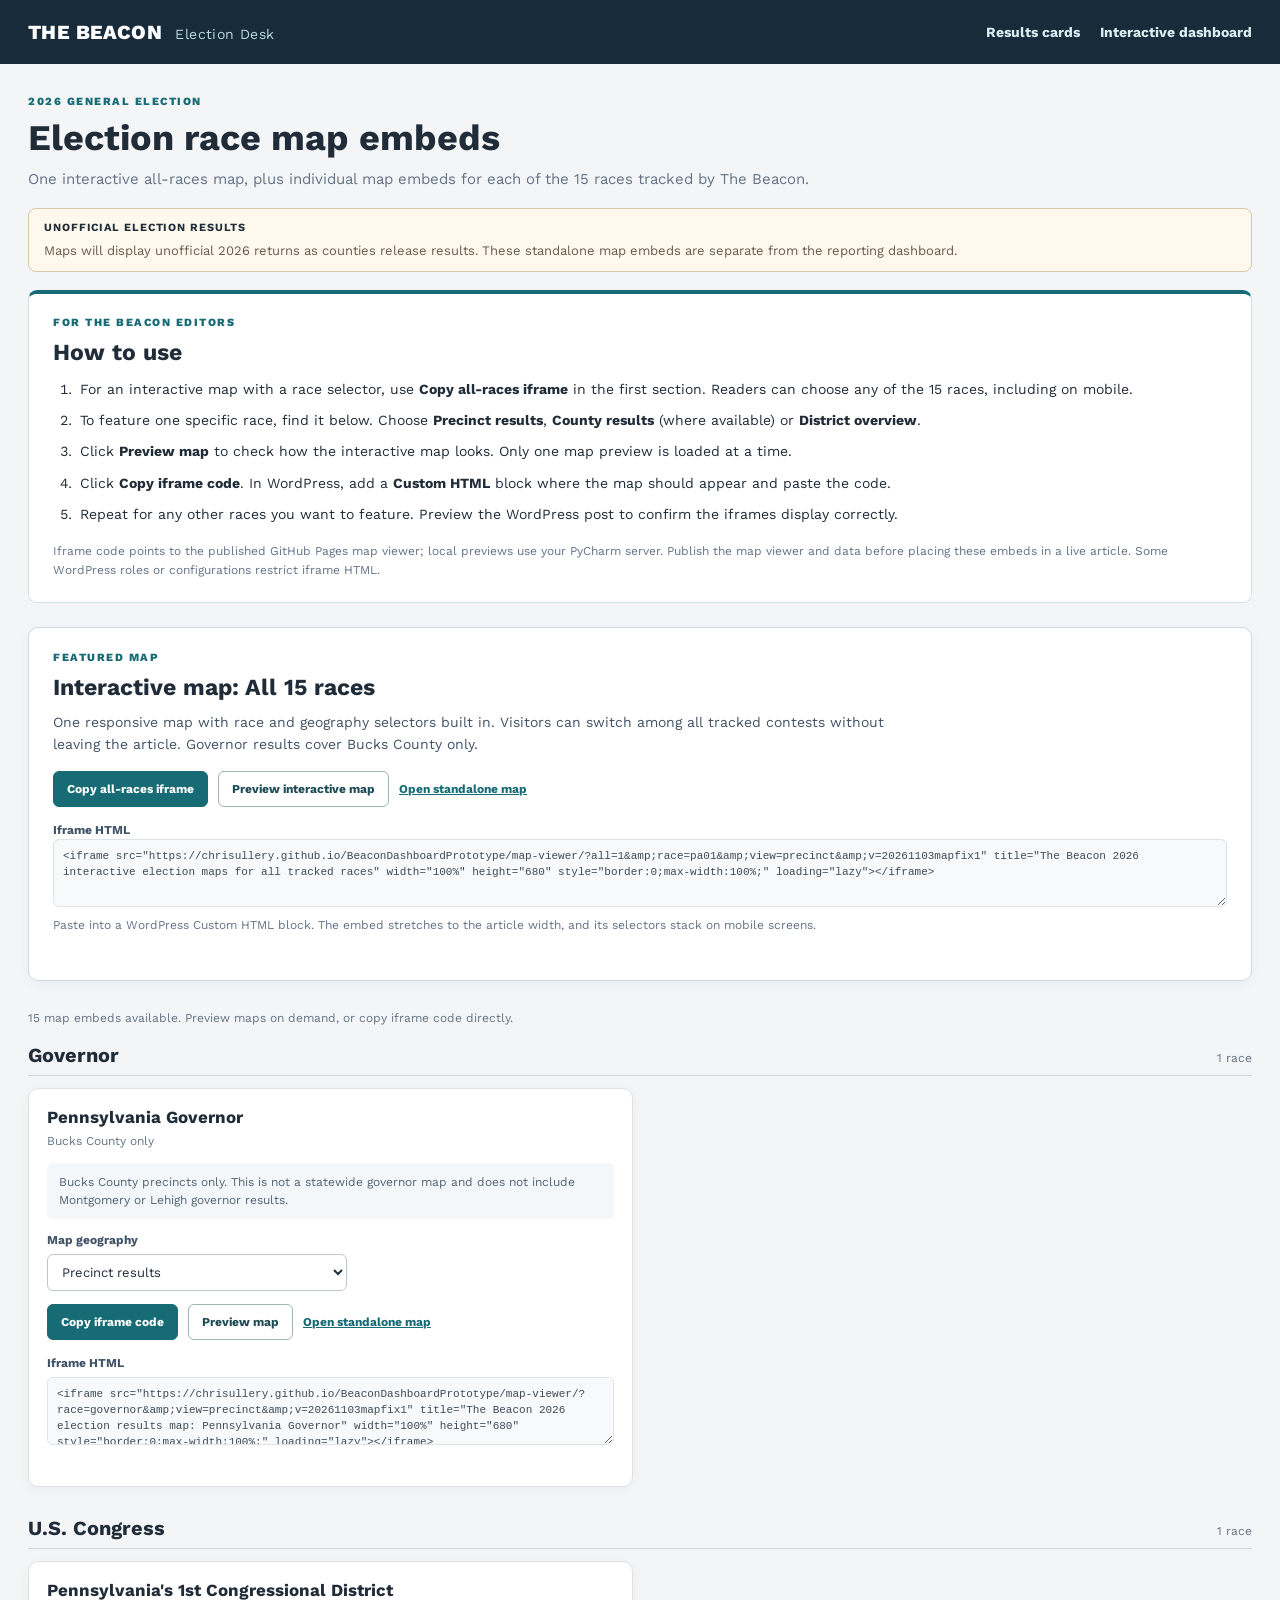
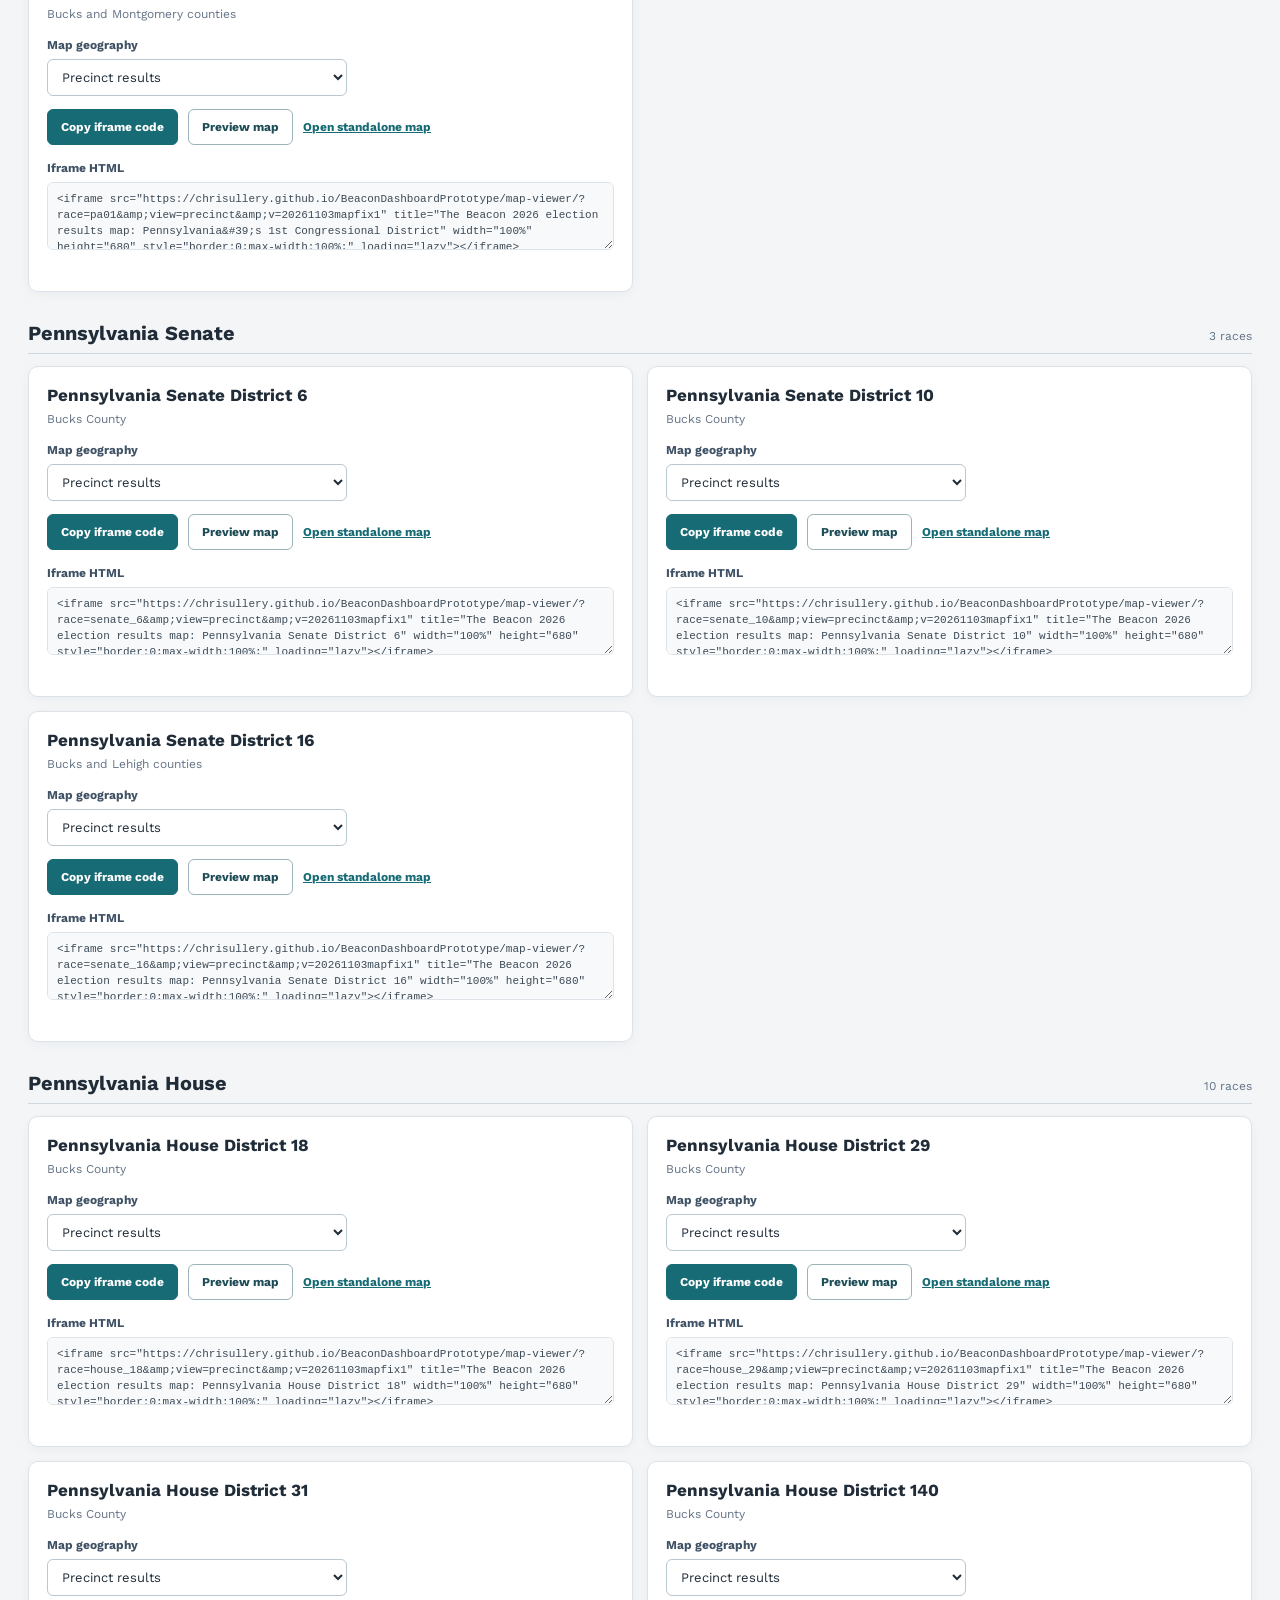
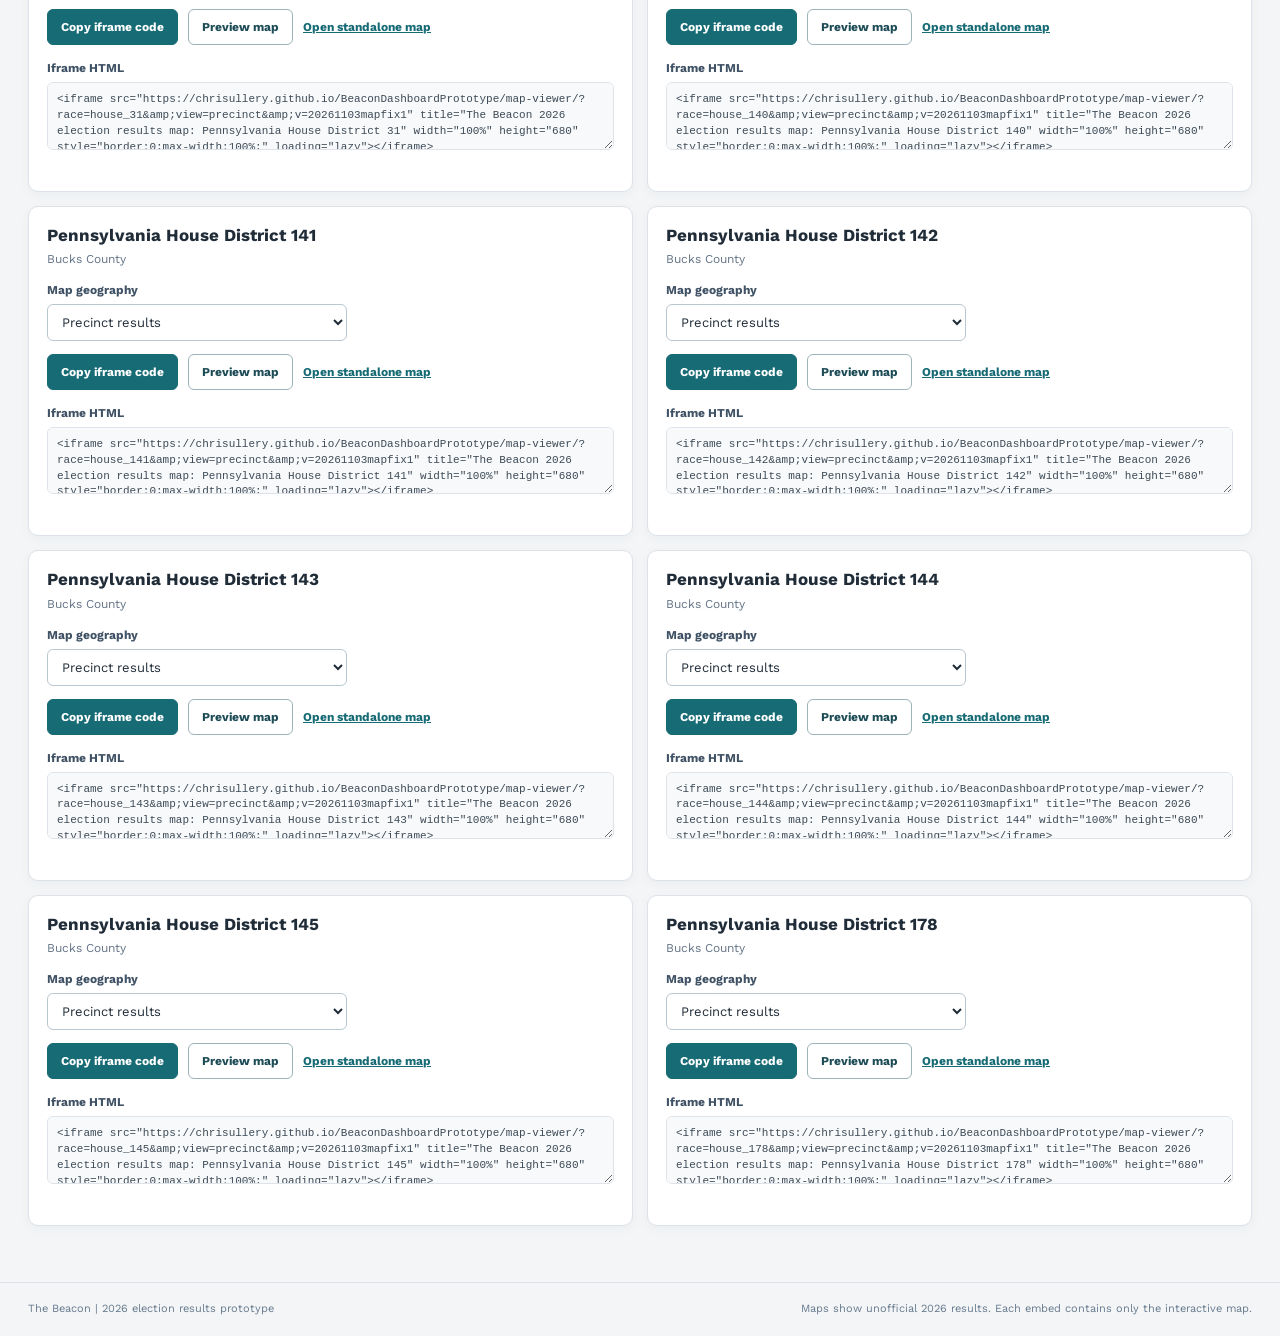
<file: docs/map-embeds/index.html>
<!DOCTYPE html>
<html lang="en">
<head>
    <meta charset="UTF-8">
    <meta name="viewport" content="width=device-width, initial-scale=1.0">
    <title>Election Race Map Embeds | The Beacon</title>
    <link rel="stylesheet" href="../assets/css/map-embeds.css">
    <script src="../assets/js/map-embeds.js?v=20261103mapfix1" defer></script>
</head>
<body>
    <header class="site-header">
        <div class="site-header__inner">
            <div class="brand">THE BEACON <span>Election Desk</span></div>
            <nav class="site-nav" aria-label="Election tools">
                <a href="../results-cards/">Results cards</a>
                <a href="../index.html">Interactive dashboard</a>
            </nav>
        </div>
    </header>

    <main class="page-shell">
        <div class="page-heading">
            <p class="eyebrow">2026 GENERAL ELECTION</p>
            <h1>Election race map embeds</h1>
            <p class="page-description">One interactive all-races map, plus individual map embeds for each of the 15 races tracked by The Beacon.</p>
        </div>

        <div class="simulation-notice" role="note">
            <strong>UNOFFICIAL ELECTION RESULTS</strong>
            <span>Maps will display unofficial 2026 returns as counties release results. These standalone map embeds are separate from the reporting dashboard.</span>
        </div>

        <section class="how-to-use" aria-labelledby="how-to-title">
            <p class="eyebrow">FOR THE BEACON EDITORS</p>
            <h2 id="how-to-title">How to use</h2>
            <ol>
                <li>For an interactive map with a race selector, use <strong>Copy all-races iframe</strong> in the first section. Readers can choose any of the 15 races, including on mobile.</li>
                <li>To feature one specific race, find it below. Choose <strong>Precinct results</strong>, <strong>County results</strong> (where available) or <strong>District overview</strong>.</li>
                <li>Click <strong>Preview map</strong> to check how the interactive map looks. Only one map preview is loaded at a time.</li>
                <li>Click <strong>Copy iframe code</strong>. In WordPress, add a <strong>Custom HTML</strong> block where the map should appear and paste the code.</li>
                <li>Repeat for any other races you want to feature. Preview the WordPress post to confirm the iframes display correctly.</li>
            </ol>
            <p class="how-to-use__note">Iframe code points to the published GitHub Pages map viewer; local previews use your PyCharm server. Publish the map viewer and data before placing these embeds in a live article. Some WordPress roles or configurations restrict iframe HTML.</p>
        </section>

        <section class="master-embed" id="master-map-embed" aria-labelledby="master-map-heading">
            <p class="eyebrow">FEATURED MAP</p>
            <h2 id="master-map-heading">Interactive map: All 15 races</h2>
            <p class="master-embed__description">One responsive map with race and geography selectors built in. Visitors can switch among all tracked contests without leaving the article. Governor results cover Bucks County only.</p>
            <div class="race-entry__buttons">
                <button class="action-button action-button--primary" id="master-copy" type="button">Copy all-races iframe</button>
                <button class="action-button" id="master-preview-button" type="button" aria-expanded="false">Preview interactive map</button>
                <a class="race-entry__open" id="master-open" href="#" target="_blank" rel="noopener noreferrer">Open standalone map</a>
            </div>
            <label class="race-entry__code-label" for="master-code">Iframe HTML</label>
            <textarea class="race-entry__code" id="master-code" rows="3" readonly spellcheck="false" aria-label="Iframe HTML for all-races map"></textarea>
            <p class="master-embed__help">Paste into a WordPress Custom HTML block. The embed stretches to the article width, and its selectors stack on mobile screens.</p>
            <span id="master-feedback" class="race-entry__feedback" role="status" aria-live="polite"></span>
            <div id="master-preview" class="race-entry__preview" hidden></div>
        </section>

        <p class="page-status" id="page-status" role="status" aria-live="polite">Loading race maps...</p>
        <div id="map-race-sections" class="race-sections" aria-label="Individual race map embeds"></div>
    </main>

    <footer class="site-footer">
        <span>The Beacon | 2026 election results prototype</span>
        <span>Maps show unofficial 2026 results. Each embed contains only the interactive map.</span>
    </footer>
</body>
</html>
</file>
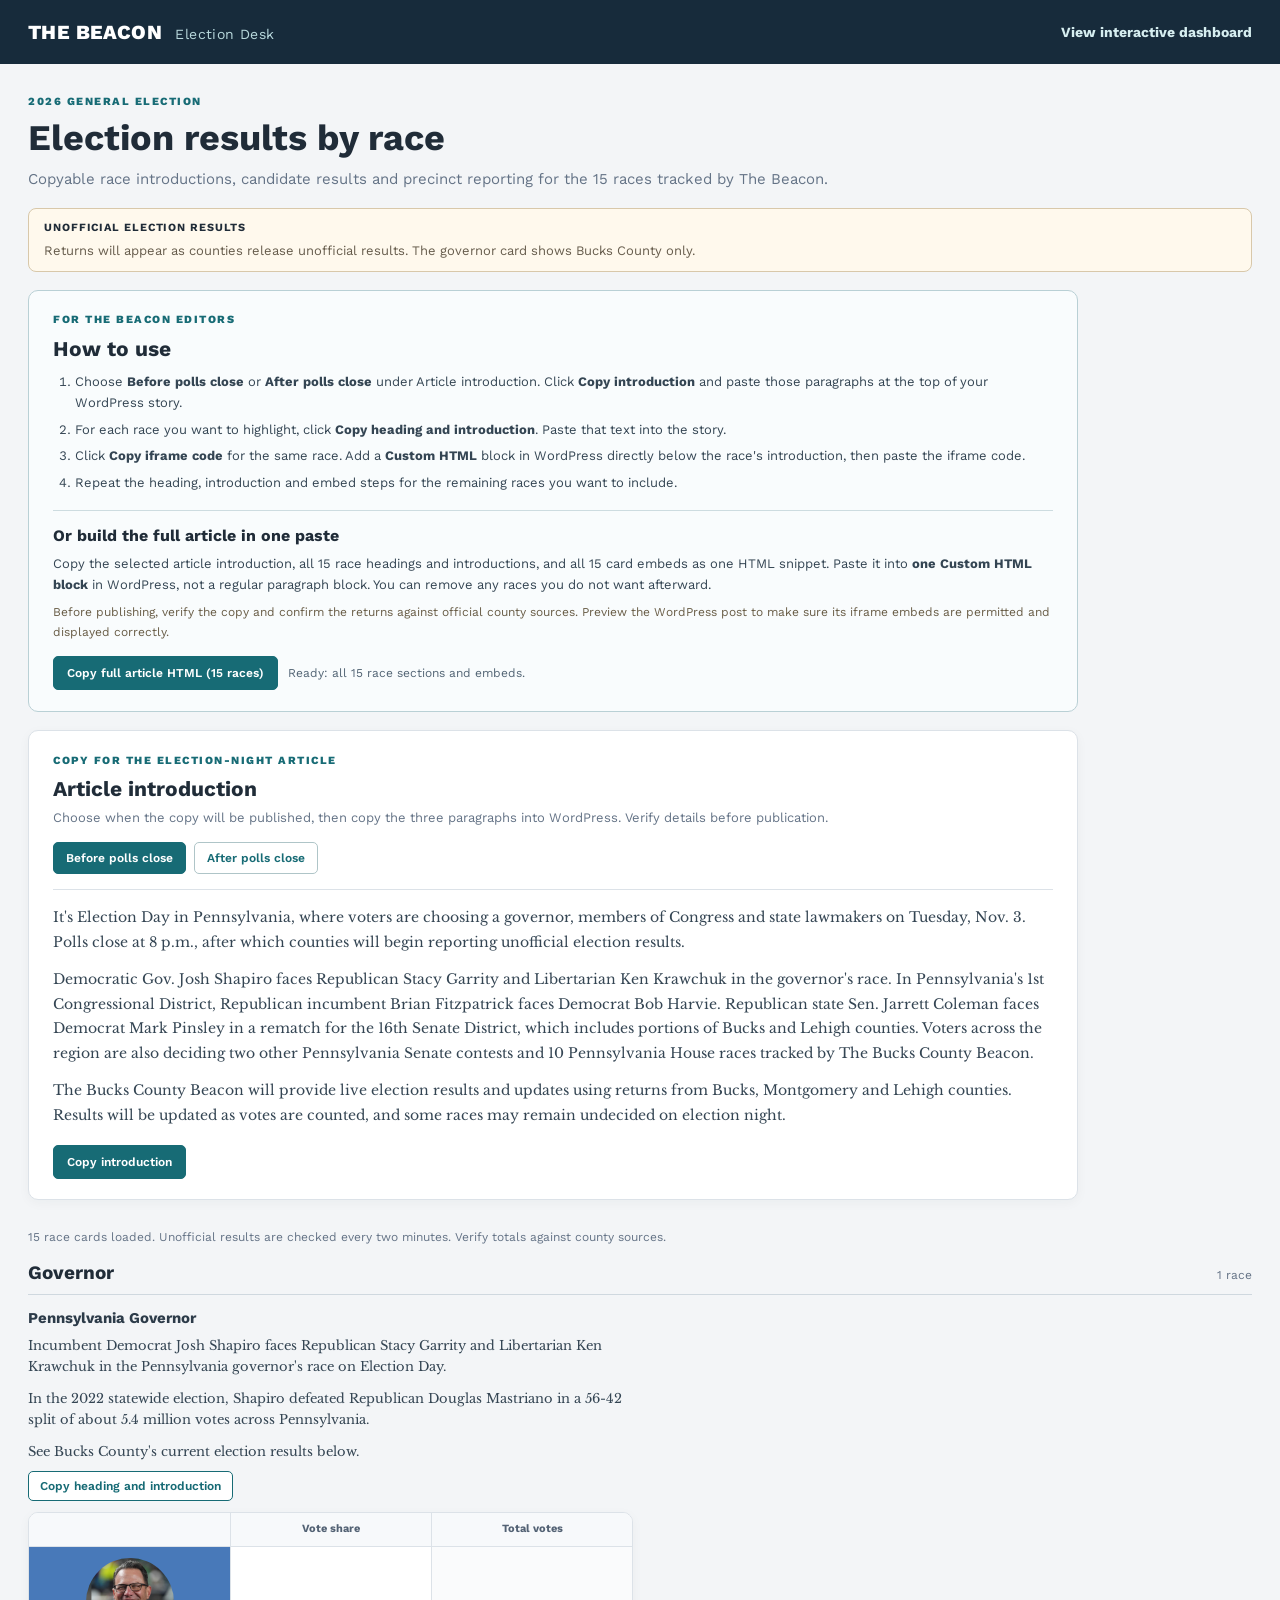
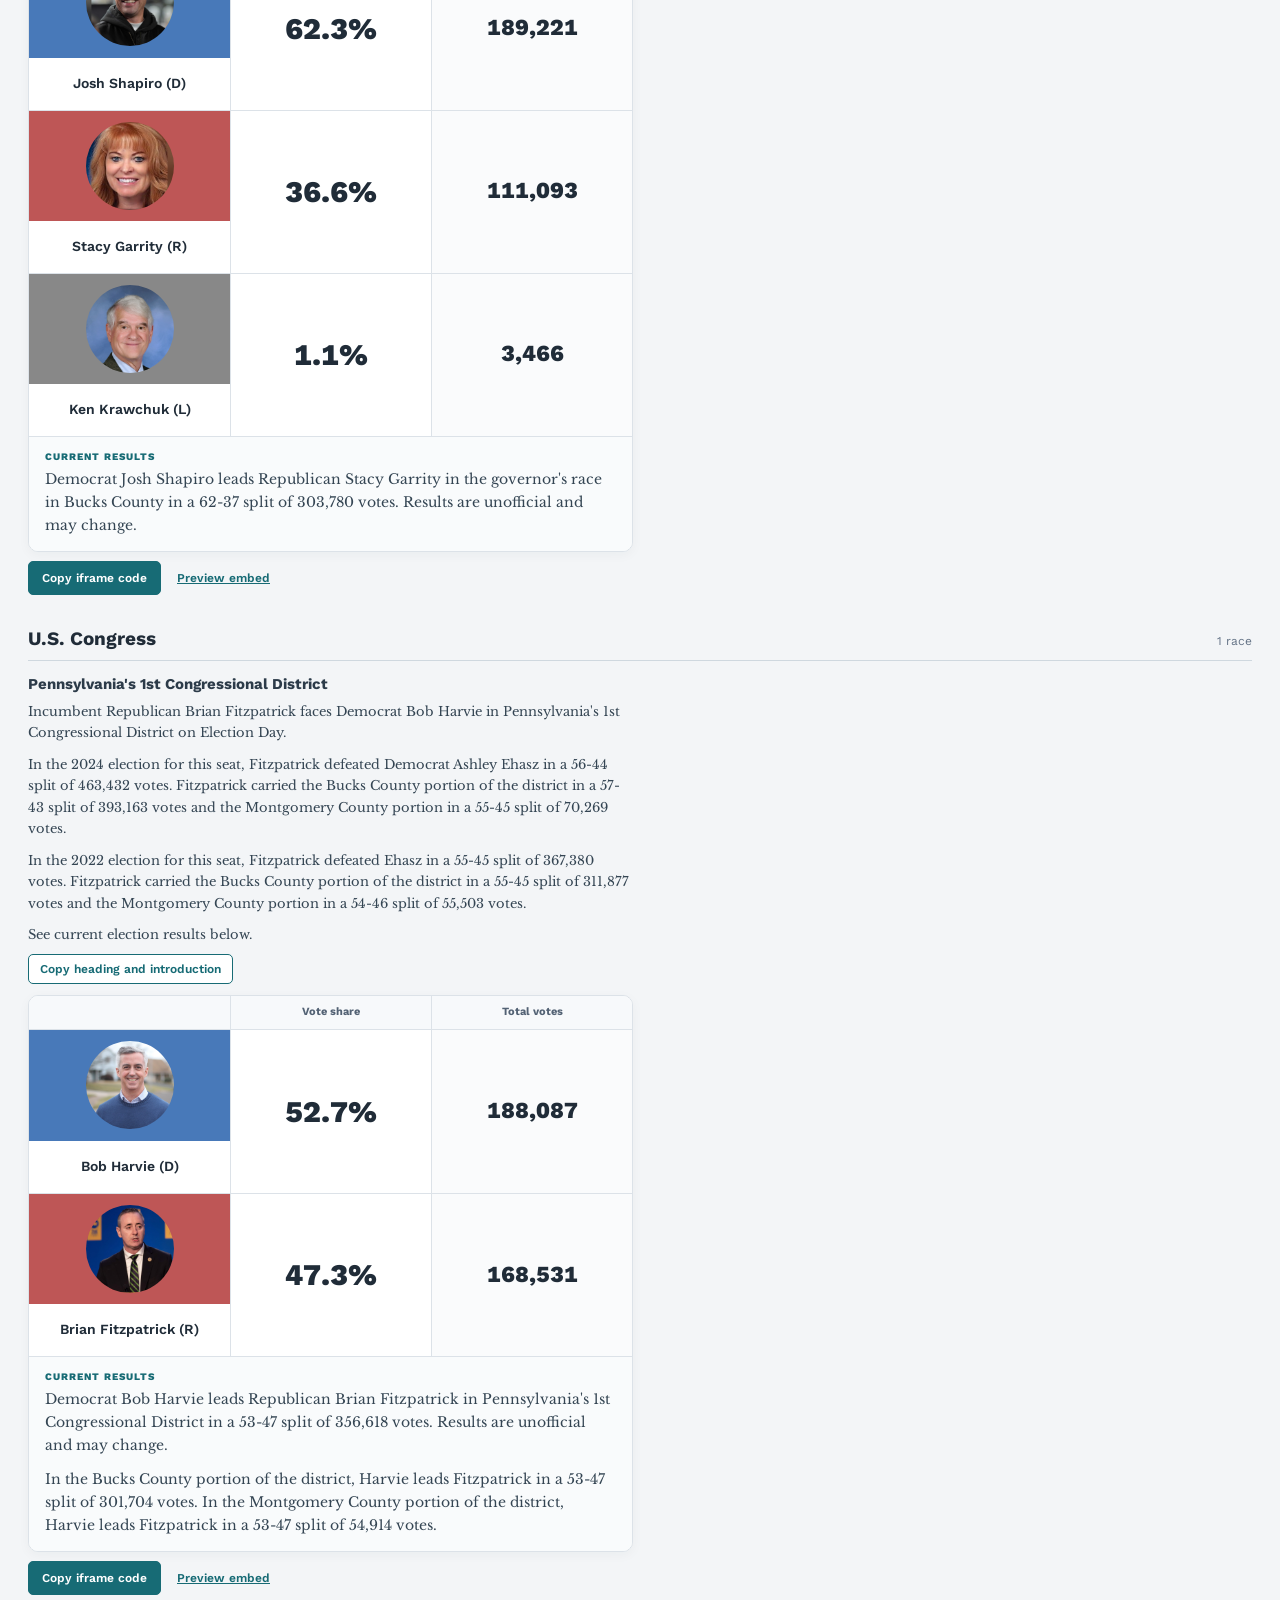
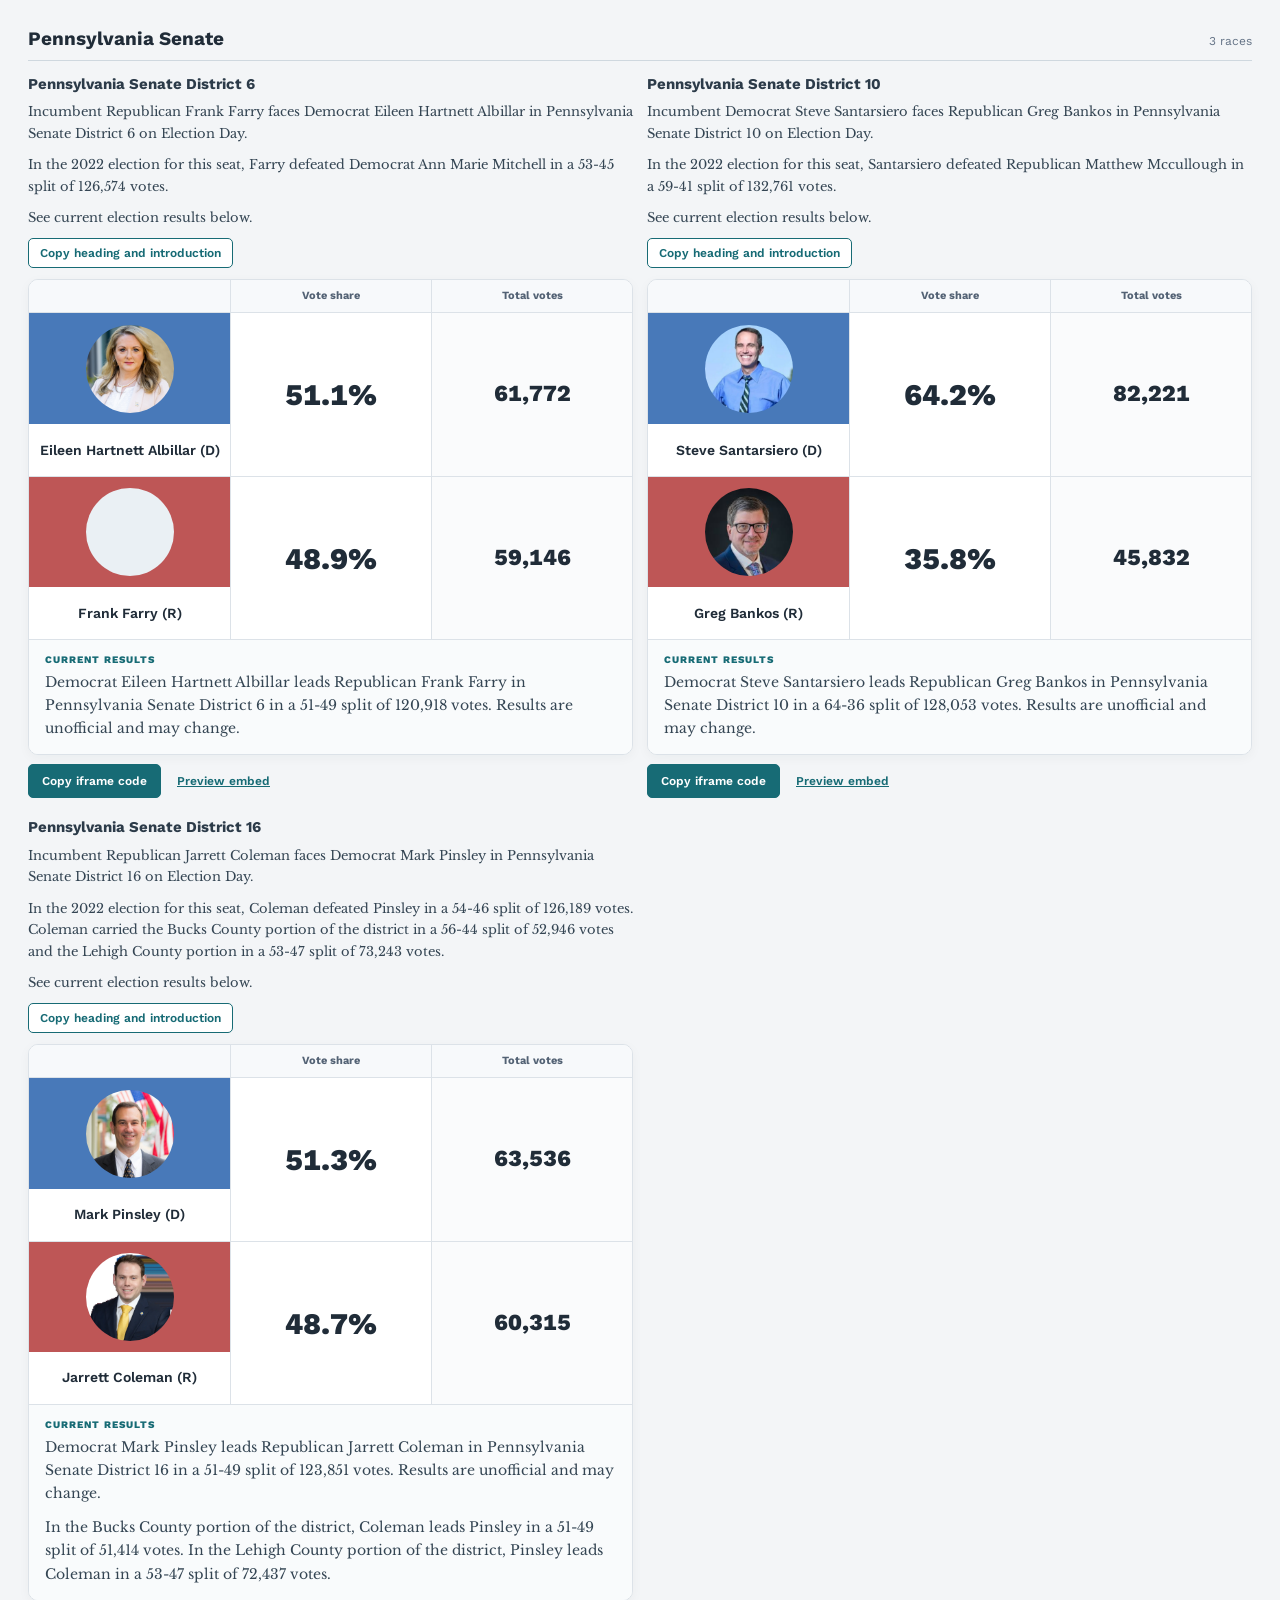
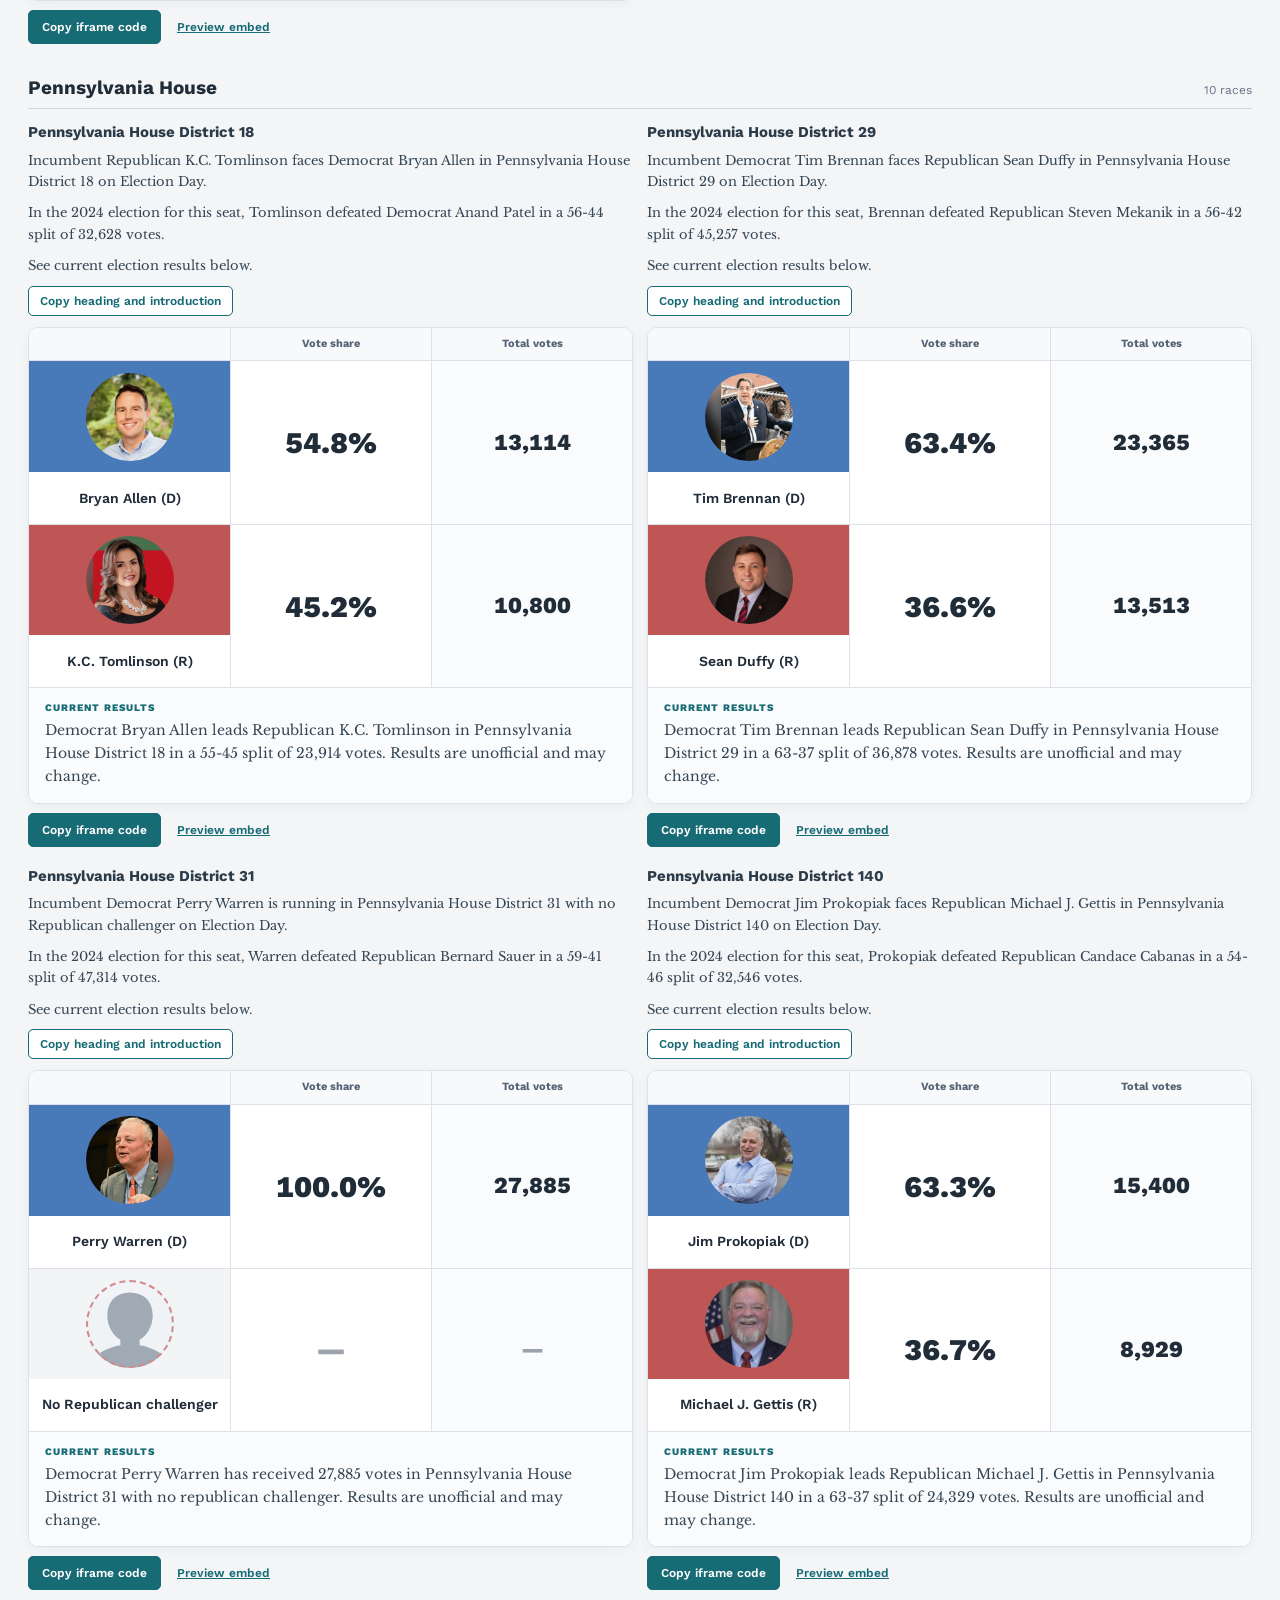
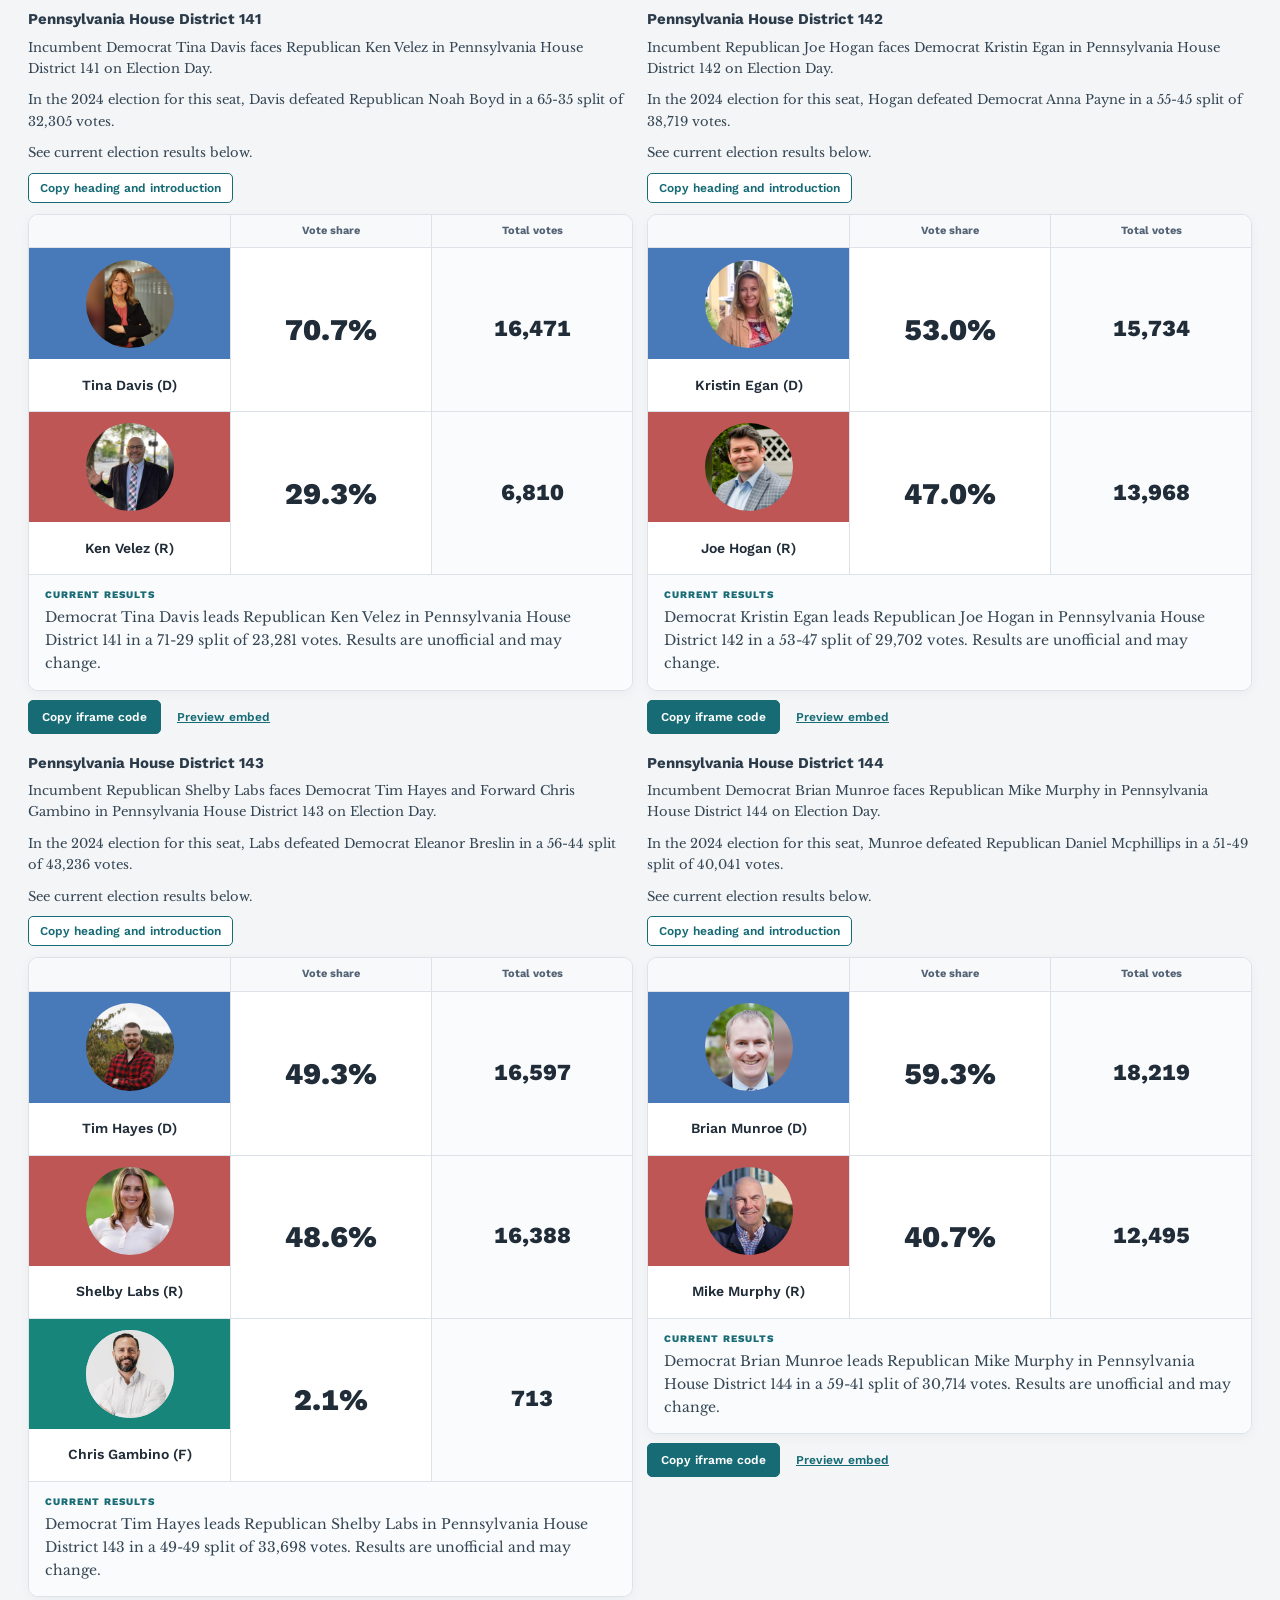
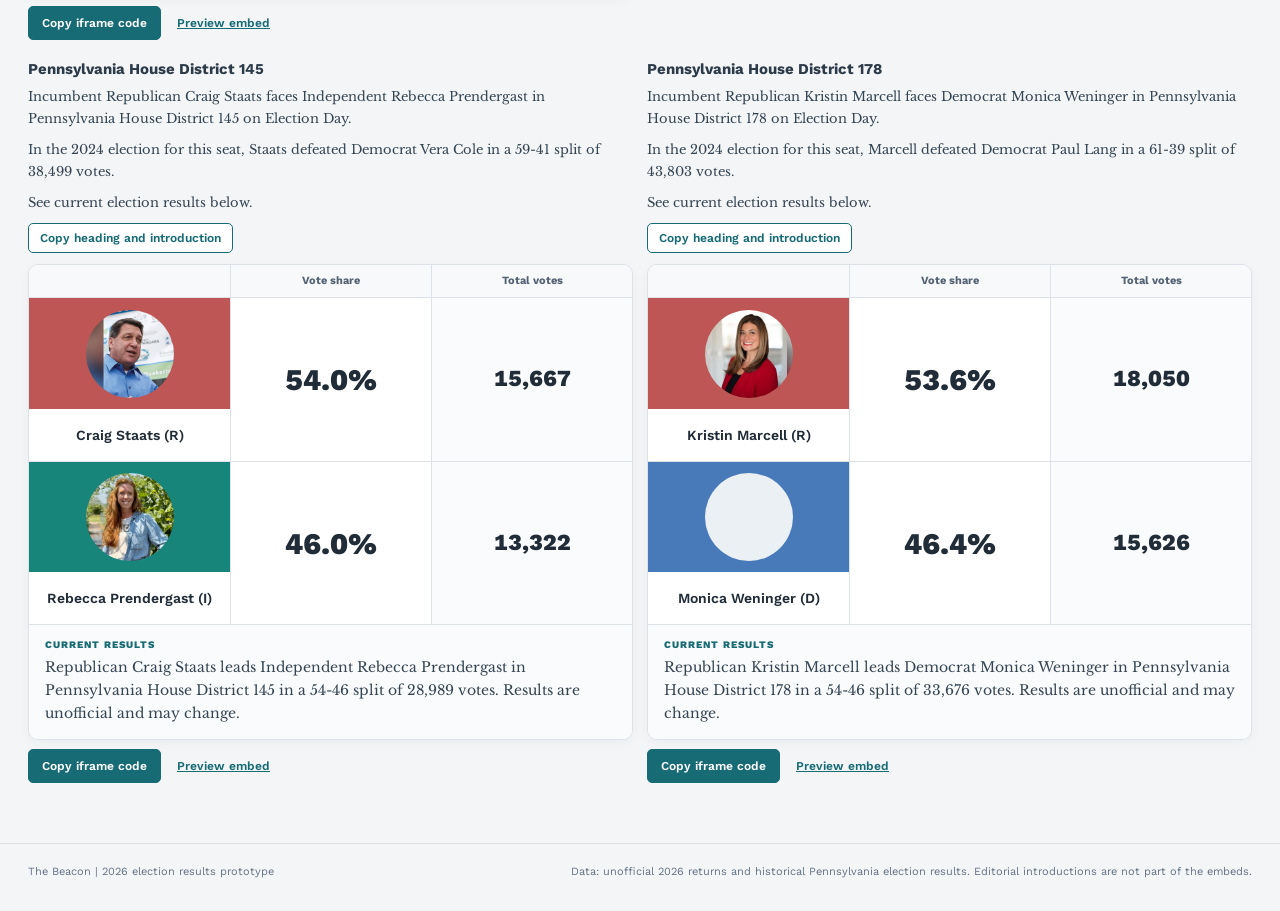
<file: docs/results-cards/index.html>
<!DOCTYPE html>
<html lang="en">
<head>
    <meta charset="UTF-8">
    <meta name="viewport" content="width=device-width, initial-scale=1.0">
    <title>2026 Election Results by Race | The Beacon</title>
    <link rel="stylesheet" href="../assets/css/results-cards.css">
    <script src="../assets/js/results-cards.js?v=20261103voteonly1" defer></script>
</head>
<body>
    <header class="site-header">
        <div class="site-header__inner">
            <div class="brand">THE BEACON <span>Election Desk</span></div>
            <a class="dashboard-link" href="../index.html">View interactive dashboard</a>
        </div>
    </header>

    <main class="page-shell">
        <div class="page-heading">
            <p class="eyebrow">2026 GENERAL ELECTION</p>
            <h1>Election results by race</h1>
            <p class="page-description">Copyable race introductions, candidate results and precinct reporting for the 15 races tracked by The Beacon.</p>
        </div>

        <div class="simulation-notice" role="note">
            <strong>UNOFFICIAL ELECTION RESULTS</strong>
            <span>Returns will appear as counties release unofficial results. The governor card shows Bucks County only.</span>
        </div>

        <!-- Editor instructions and one-paste WordPress HTML. Never shown in the standalone card embeds. -->
        <section id="how-to-use" class="how-to-use" aria-labelledby="how-to-use-title">
            <p class="eyebrow">FOR THE BEACON EDITORS</p>
            <h2 id="how-to-use-title">How to use</h2>
            <ol class="how-to-use__steps">
                <li>Choose <strong>Before polls close</strong> or <strong>After polls close</strong> under Article introduction. Click <strong>Copy introduction</strong> and paste those paragraphs at the top of your WordPress story.</li>
                <li>For each race you want to highlight, click <strong>Copy heading and introduction</strong>. Paste that text into the story.</li>
                <li>Click <strong>Copy iframe code</strong> for the same race. Add a <strong>Custom HTML</strong> block in WordPress directly below the race's introduction, then paste the iframe code.</li>
                <li>Repeat the heading, introduction and embed steps for the remaining races you want to include.</li>
            </ol>
            <div class="how-to-use__master">
                <div>
                    <h3>Or build the full article in one paste</h3>
                    <p>Copy the selected article introduction, all 15 race headings and introductions, and all 15 card embeds as one HTML snippet. Paste it into <strong>one Custom HTML block</strong> in WordPress, not a regular paragraph block. You can remove any races you do not want afterward.</p>
                    <p class="how-to-use__note">Before publishing, verify the copy and confirm the returns against official county sources. Preview the WordPress post to make sure its iframe embeds are permitted and displayed correctly.</p>
                </div>
                <div class="how-to-use__master-actions">
                    <button id="copy-complete-article" class="how-to-use__copy" type="button" disabled>Copy full article HTML (15 races)</button>
                    <span id="complete-article-feedback" class="how-to-use__feedback" role="status" aria-live="polite">Available when all races finish loading.</span>
                </div>
            </div>
        </section>

        <!-- Editor-only article introduction. This does not appear in individual result-card embeds. -->
        <section id="article-opening" class="article-opening" aria-labelledby="article-opening-title">
            <p class="eyebrow">COPY FOR THE ELECTION-NIGHT ARTICLE</p>
            <h2 id="article-opening-title">Article introduction</h2>
            <p class="article-opening__hint">Choose when the copy will be published, then copy the three paragraphs into WordPress. Verify details before publication.</p>
            <div class="article-opening__modes" role="group" aria-label="Election-night publication time">
                <button type="button" class="article-opening__mode is-selected" data-opening-mode="before" aria-pressed="true">Before polls close</button>
                <button type="button" class="article-opening__mode" data-opening-mode="after" aria-pressed="false">After polls close</button>
            </div>
            <div id="article-opening-preview" class="article-opening__preview" aria-label="Article introduction preview"></div>
            <div class="article-opening__actions">
                <button id="copy-article-opening" class="article-opening__copy" type="button">Copy introduction</button>
                <span id="article-opening-feedback" class="article-opening__feedback" role="status" aria-live="polite"></span>
            </div>
        </section>

        <p id="page-status" class="page-status" role="status" aria-live="polite">Loading race cards...</p>
        <div id="race-sections" class="race-sections" aria-label="Election race results"></div>
    </main>

    <footer class="site-footer">
        <span>The Beacon | 2026 election results prototype</span>
        <span>Data: unofficial 2026 returns and historical Pennsylvania election results. Editorial introductions are not part of the embeds.</span>
    </footer>
</body>
</html>
</file>
<file: docs/assets/css/map-embeds.css>
@import url("https://fonts.googleapis.com/css2?family=Libre+Baskerville:wght@400;700&family=Work+Sans:wght@400;500;600;700;800&display=swap");

:root {
    --background: #f3f5f7;
    --surface: #fff;
    --border: #dce2e8;
    --text: #202c38;
    --muted: #647386;
    --accent: #176b75;
    --font-heading: "Work Sans", Arial, Helvetica, sans-serif;
}
* { box-sizing: border-box; }
body { margin: 0; background: var(--background); color: var(--text); font: 14px/1.5 var(--font-heading); }
.site-header { background: #172b3b; color: white; }
.site-header__inner { max-width: 1390px; margin: auto; padding: 17px 28px; display: flex; align-items: center; justify-content: space-between; gap: 20px; }
.brand { font-weight: 800; font-size: 20px; letter-spacing: .4px; white-space: nowrap; }
.brand span { font-weight: 400; font-size: 14px; color: #b9d9dd; margin-left: 8px; }
.site-nav { display: flex; gap: 20px; flex-wrap: wrap; }
.site-nav a { font-weight: 700; text-decoration: none; color: #d6eef0; }
.site-nav a:hover, .site-nav a:focus-visible { text-decoration: underline; }
.page-shell { max-width: 1390px; margin: auto; padding: 30px 28px 56px; }
.eyebrow { color: var(--accent); font-size: 11px; font-weight: 800; letter-spacing: 1.5px; margin: 0 0 6px; }
h1 { margin: 0 0 8px; font-size: clamp(26px, 3vw, 36px); line-height: 1.2; }
h2, h3 { line-height: 1.3; }
.page-description { color: var(--muted); font-size: 15px; margin: 0 0 18px; }
.simulation-notice { display: grid; gap: 4px; border: 1px solid #d8c8aa; background: #fff9ed; border-radius: 8px; padding: 11px 15px; margin-bottom: 18px; }
.simulation-notice strong { font-size: 11px; letter-spacing: .9px; }
.simulation-notice span { color: #665c4c; font-size: 13px; }
.how-to-use { background: #fff; border: 1px solid #d3e1e4; border-top: 4px solid var(--accent); border-radius: 9px; padding: 21px 24px; margin: 0 0 24px; }
.how-to-use h2 { margin: 0 0 10px; font-size: 23px; }
.how-to-use ol { margin: 0; padding-left: 23px; display: grid; gap: 9px; }
.how-to-use li { padding-left: 4px; line-height: 1.6; }
.how-to-use__note { color: var(--muted); margin: 16px 0 0; font-size: 12px; line-height: 1.65; }
.page-status { color: var(--muted); min-height: 19px; font-size: 12px; margin: 0 0 14px; }
.race-sections { display: grid; gap: 28px; }
.race-group__heading { display: flex; align-items: baseline; justify-content: space-between; gap: 14px; padding-bottom: 7px; margin-bottom: 12px; border-bottom: 1px solid #cfd8df; }
.race-group__heading h2 { margin: 0; font-size: 20px; }
.race-group__heading span { color: var(--muted); font-size: 12px; }
.race-group__cards { display: grid; grid-template-columns: repeat(2, minmax(0, 1fr)); align-items: start; gap: 14px; }
.race-entry { background: #fff; border: 1px solid var(--border); border-radius: 10px; padding: 17px 18px; min-width: 0; box-shadow: 0 3px 12px rgba(20,40,55,.04); }
.race-entry__heading h3 { font-size: 17px; margin: 0; }
.race-entry__heading p { color: var(--muted); font-size: 12px; margin: 4px 0 13px; }
.race-entry__note { color: #526273; font-size: 12px; padding: 10px 12px; background: #f3f7f9; border-radius: 6px; margin: 0 0 12px; }
.race-entry__controls { display: grid; gap: 13px; margin-top: 12px; }
.race-entry__controls label, .race-entry__code-label { display: grid; gap: 5px; font-size: 12px; font-weight: 700; color: #405265; }
.race-entry__view { max-width: 300px; padding: 9px 10px; border: 1px solid #b9c7d0; background: #fff; border-radius: 6px; font: 13px var(--font-heading); color: var(--text); }
.race-entry__buttons { display: flex; flex-wrap: wrap; align-items: center; gap: 10px; }
.action-button { border: 1px solid #9cb3b9; border-radius: 6px; padding: 10px 13px; background: #fff; color: #1d4c57; cursor: pointer; font: 700 12px var(--font-heading); }
.action-button--primary { color: white; background: var(--accent); border-color: var(--accent); }
.action-button:hover { filter: brightness(.94); }
.action-button:focus-visible, .race-entry__view:focus-visible, .race-entry__open:focus-visible { outline: 2px solid var(--accent); outline-offset: 2px; }
.race-entry__open { color: #176b75; font-size: 12px; font-weight: 700; text-decoration: underline; }
.race-entry__code-label { margin-top: 14px; }
.race-entry__code { width: 100%; min-height: 66px; resize: vertical; font: 11px/1.45 Consolas, "Courier New", monospace; color: #3d4a56; background: #f7f9fa; border: 1px solid #dde3e8; padding: 9px; border-radius: 6px; overflow-wrap: anywhere; }
.race-entry__feedback { display: block; min-height: 17px; margin-top: 7px; color: var(--accent); font-size: 12px; }
.race-entry__preview { margin-top: 10px; border-top: 1px solid var(--border); padding-top: 12px; }
.race-entry__preview-hint { margin: 0 0 8px; font-size: 12px; color: var(--muted); }
.race-entry__preview iframe { width: 100%; height: 680px; display: block; border: 1px solid #d5dce2; border-radius: 6px; background: #f7f9fb; }
.site-footer { display: flex; flex-wrap: wrap; gap: 10px; align-items: center; justify-content: space-between; padding: 18px 28px; border-top: 1px solid #dce2e8; color: #677a8d; font-size: 11px; }
[hidden] { display: none !important; }
@media (max-width: 900px) { .race-group__cards { grid-template-columns: 1fr; } }
@media (max-width: 600px) {
    .site-header__inner { padding: 14px 16px; display: grid; gap: 8px; }
    .brand { font-size: 17px; }
    .brand span { font-size: 12px; }
    .site-nav { gap: 15px; }
    .page-shell { padding: 22px 15px 44px; }
    .how-to-use { padding: 17px; }
    .race-entry { padding: 15px; }
    .race-entry__preview iframe { height: 600px; }
}

/* Featured interactive all-races map is separate from the 15 individual maps. */
.master-embed {background:#fff;border:1px solid #c8dbe0;border-radius:10px;padding:22px 24px;margin:0 0 28px;box-shadow:0 3px 12px rgba(20,40,55,.04);}
.master-embed h2 {margin:0 0 8px;font-size:23px;}
.master-embed__description {font-size:14px;line-height:1.6;color:#425366;margin:0 0 16px;max-width:850px;}
.master-embed__help {color:var(--muted);font-size:12px;margin:9px 0 0;}
.master-embed .race-entry__code {display:block;}
.master-embed .race-entry__preview iframe {width:100%;height:680px;display:block;border:1px solid #d5dce2;border-radius:6px;background:#f7f9fb;}
@media(max-width:600px){.master-embed {padding:17px 15px;}.master-embed .race-entry__preview iframe {height:620px;}}
</file>
<file: docs/assets/css/results-cards.css>
/* Beacon typography: Google Fonts are loaded by the card stylesheet itself,
   so the same fonts work on the gallery and inside future iframes. */
@import url("https://fonts.googleapis.com/css2?family=Libre+Baskerville:wght@400;700&family=Work+Sans:wght@400;500;600;700;800&display=swap");

:root {
    --background: #f3f5f7;
    --surface: #ffffff;
    --border: #dce2e8;
    --text: #202c38;
    --muted: #647386;
    --accent: #176b75;
    --font-heading: "Work Sans", Arial, Helvetica, sans-serif;
    --font-body: "Libre Baskerville", Georgia, serif;
}

* { box-sizing: border-box; }

body {
    margin: 0;
    background: var(--background);
    color: var(--text);
    font: 14px/1.5 var(--font-heading);
}

.site-header { background: #172b3b; color: #ffffff; }
.site-header__inner {
    max-width: 1390px;
    margin: auto;
    padding: 17px 28px;
    display: flex;
    align-items: center;
    justify-content: space-between;
    gap: 20px;
}
.brand { font-weight: 800; font-size: 20px; letter-spacing: .4px; }
.brand span { font-size: 14px; font-weight: 400; color: #b9d9dd; margin-left: 8px; }
.dashboard-link { color: #d6eef0; text-decoration: none; font-weight: 700; }
.dashboard-link:hover, .dashboard-link:focus-visible { text-decoration: underline; }

.page-shell { max-width: 1390px; padding: 30px 28px 56px; margin: auto; }
.eyebrow { color: var(--accent); font-size: 11px; font-weight: 800; letter-spacing: 1.5px; margin: 0 0 6px; }
h1 { font-size: clamp(26px, 3vw, 36px); line-height: 1.2; margin: 0 0 8px; }
.page-description { font-size: 15px; color: var(--muted); margin: 0 0 18px; }
.simulation-notice {
    display: flex;
    flex-direction: column;
    gap: 4px;
    border: 1px solid #d8c8aa;
    background: #fff9ed;
    border-radius: 8px;
    padding: 11px 15px;
    margin-bottom: 18px;
}
.simulation-notice strong { font-size: 11px; letter-spacing: .9px; }
.simulation-notice span { color: #665c4c; font-size: 13px; }
.page-status { min-height: 19px; margin: 0 0 12px; color: var(--muted); font-size: 12px; }
.race-sections { display: grid; gap: 26px; }
.race-group__heading {
    display: flex;
    justify-content: space-between;
    align-items: baseline;
    gap: 14px;
    margin-bottom: 12px;
    padding-bottom: 6px;
    border-bottom: 1px solid #cfd8df;
}
.race-group__heading h2 { font-size: 19px; margin: 0; }
.race-group__heading span { color: var(--muted); font-size: 12px; }
.race-group__cards {
    display: grid;
    grid-template-columns: repeat(2, minmax(0, 1fr));
    align-items: start;
    gap: 14px;
}

/* The race title is for navigating the full editor gallery. It is not
   included in the card itself, as in the approved simplified layout. */
.race-entry { min-width: 0; }
.race-entry__title {
    margin: 0 0 7px;
    font-size: 15px;
    font-weight: 700;
    color: #2c3b49;
}
.race-card {
    min-width: 0;
    overflow: hidden;
    border: 1px solid var(--border);
    background: var(--surface);
    border-radius: 10px;
    box-shadow: 0 3px 12px rgba(20, 40, 55, .04);
}
/* Each candidate gets one full row; columns remain equal thirds on mobile. */
.race-card__column-heads, .candidate-row {
    display: grid;
    grid-template-columns: repeat(3, minmax(0, 1fr));
    gap: 0;
}
.race-card__column-heads {
    background: #f7f9fb;
    color: #536274;
    font-weight: 700;
    font-size: 11px;
    border-bottom: 1px solid var(--border);
}
.race-card__column-heads span { padding: 8px 4px; text-align: center; }
.race-card__column-heads span + span { border-left: 1px solid var(--border); }
.candidate-row { height: 163px; }
.candidate-row + .candidate-row { border-top: 1px solid var(--border); }
.candidate-row__person {
    min-width: 0;
    height: 100%;
    display: flex;
    flex-direction: column;
    text-align: center;
}
.candidate-row__portrait {
    flex: 1 1 auto;
    min-height: 0;
    display: flex;
    align-items: center;
    justify-content: center;
    padding: 6px;
    background: var(--party-color, #73808c);
}
.candidate-row__avatar {
    display: block;
    flex: 0 0 auto;
    width: 88px;
    height: 88px;
    max-width: 88%;
    border-radius: 50%;
    overflow: hidden;
    background: #eaf0f4;
}
.candidate-row__avatar img { display: block; width: 100%; height: 100%; object-fit: cover; }
.candidate-row__name {
    min-width: 0;
    height: 52px;
    flex: 0 0 52px;
    display: flex;
    justify-content: center;
    align-items: center;
    padding: 4px 7px;
    background: #ffffff;
    color: #202c38;
    font-size: 14px;
    line-height: 1.22;
    font-weight: 600;
    overflow-wrap: anywhere;
}
.candidate-row__percentage, .candidate-row__votes {
    display: flex;
    align-items: center;
    justify-content: center;
    min-width: 0;
    padding: 7px 3px;
    text-align: center;
    font-variant-numeric: tabular-nums;
    font-family: var(--font-heading);
    font-weight: 800;
    white-space: nowrap;
    border-left: 1px solid var(--border);
}
.candidate-row__percentage { font-size: clamp(22px, 2.6vw, 30px); }
.candidate-row__votes { font-size: clamp(16px, 2vw, 23px); background: #fafbfc; }
.candidate-row--vacant .candidate-row__portrait { background: #f2f4f6; }
.candidate-row--vacant .candidate-row__avatar { outline: 2px dashed var(--party-color); outline-offset: -2px; opacity: .65; }
.candidate-row--vacant .candidate-row__percentage,
.candidate-row--vacant .candidate-row__votes { color: #9ba4ad; }

.race-card__summary { padding: 12px 16px 14px; border-top: 1px solid var(--border); background: #f9fbfc; }
.race-card__summary-label { display: block; font-size: 10px; letter-spacing: 1px; text-transform: uppercase; color: var(--accent); font-weight: 800; margin-bottom: 4px; }
.race-card__summary p { margin: 0; color: #344553; font-family: var(--font-body); font-size: 14px; line-height: 1.65; }
.race-card__summary p + p { margin-top: 11px; }
.site-footer {
    display: flex;
    justify-content: space-between;
    gap: 18px;
    flex-wrap: wrap;
    padding: 20px 28px 30px;
    border-top: 1px solid var(--border);
    color: var(--muted);
    font-size: 11px;
}

@media (max-width: 1199px) {
    .race-group__cards { grid-template-columns: minmax(0, 1fr); max-width: 650px; }
}
@media (max-width: 600px) {
    .site-header__inner { padding: 13px 15px; gap: 10px; }
    .brand { font-size: 16px; }
    .brand span { display: block; font-size: 11px; margin: 0; }
    .dashboard-link { font-size: 11px; text-align: right; }
    .page-shell { padding: 20px 10px 38px; }
    .race-group__heading h2 { font-size: 17px; }
    .race-entry__title { font-size: 14px; }
    .race-card__column-heads { font-size: 10px; }
    .race-card__column-heads span { padding: 7px 2px; }
    .candidate-row { height: 163px; }
    .candidate-row__portrait { padding: 6px 2px; }
    .candidate-row__avatar { width: 66px; height: 66px; max-width: 82%; }
    .candidate-row__name { height: 65px; flex-basis: 65px; padding: 4px 3px; font-size: 11.5px; line-height: 1.2; }
    .candidate-row__percentage { font-size: clamp(17px, 5.6vw, 23px); }
    .candidate-row__votes { font-size: clamp(14px, 4.4vw, 18px); }
    .race-card__summary { padding: 11px; }
    .race-card__summary p { font-size: 13px; line-height: 1.6; }
    .site-footer { padding: 18px 13px; }
}
@media (max-width: 360px) {
    .candidate-row__avatar { width: 57px; height: 57px; }
    .candidate-row__name { font-size: 11px; }
    .candidate-row__votes { font-size: 13px; }
    .candidate-row__percentage { font-size: 18px; }
}

/* Editorial embed controls are external to the embeddable card itself. */
.race-entry__embed-tools {
    display: flex;
    flex-wrap: wrap;
    align-items: center;
    gap: 10px 16px;
    padding: 9px 0 4px;
    font-size: 12px;
}
.copy-iframe {
    appearance: none;
    border: 1px solid #176b75;
    background: #176b75;
    color: white;
    font: 600 12px var(--font-heading);
    cursor: pointer;
    border-radius: 5px;
    padding: 9px 13px;
}
.copy-iframe:hover { background: #12545d; }
.copy-iframe:focus-visible, .race-entry__embed-tools a:focus-visible {
    outline: 2px solid #152a3b;
    outline-offset: 3px;
}
.race-entry__embed-tools a { color: #176b75; font-weight: 600; }
.embed-feedback { color: #526474; }
.embed-manual-code { width: 100%; min-height: 72px; font: 11px Consolas, monospace; }

/* A URL with ?embed=1&race=<race_id> displays just one race. */
body.beacon-card-embed { background: white; }
.beacon-card-embed .site-header,
.beacon-card-embed .page-heading,
.beacon-card-embed .simulation-notice,
.beacon-card-embed .site-footer,
.beacon-card-embed .race-entry__embed-tools { display: none !important; }
.beacon-card-embed .page-shell { padding: 4px; margin: 0; max-width: none; }
.beacon-card-embed .page-status { display: none; }
.beacon-card-embed.embed-load-error .page-status { display: block; padding: 12px; }
.beacon-card-embed .race-sections { display: block; }
.beacon-card-embed .race-entry__title { margin: 0 0 7px; }
.beacon-card-embed .race-card { box-shadow: none; }
.embedded-demo-notice { display: none; }
.beacon-card-embed .embedded-demo-notice {
    display: block;
    padding: 5px 0 2px;
    margin: 0;
    font: 600 10px/1.4 var(--font-heading);
    letter-spacing: .2px;
    color: #655239;
}

/* Editor-only historical introductions, separate from the embeddable card. */
.race-entry__editor-intro { padding: 0 0 11px; }
.race-entry__editor-intro .race-entry__title { margin: 0 0 6px; }
.race-entry__intro-text {
    margin: 0 0 9px;
    color: #344553;
    font: 400 13px/1.65 var(--font-body);
}
.race-entry__intro-text + .race-entry__intro-text { margin-top: 10px; }
.race-entry__intro-actions {
    display: flex;
    align-items: center;
    flex-wrap: wrap;
    gap: 6px 12px;
}
.copy-intro {
    appearance: none;
    border: 1px solid #176b75;
    color: #176b75;
    background: #fff;
    font: 600 12px var(--font-heading);
    padding: 7px 11px;
    border-radius: 5px;
    cursor: pointer;
}
.copy-intro:hover { background: #e4f1f1; }
.copy-intro:disabled { opacity: .5; cursor: not-allowed; }
.copy-intro:focus-visible { outline: 2px solid #152a3b; outline-offset: 2px; }
.intro-feedback { color: #526474; font-size: 12px; }
.intro-manual-copy { width: 100%; min-height: 75px; font: 12px/1.5 var(--font-heading); }
.beacon-card-embed .race-entry__editor-intro { display: none !important; }
@media (max-width: 600px) {
    .race-entry__intro-text { font-size: 13px; line-height: 1.6; }
}

/* Article-opening copy tool: editor-facing, never included in result-card embeds. */
.article-opening {
    max-width: 1050px;
    margin: 0 0 28px;
    padding: 22px 24px 20px;
    border: 1px solid var(--border);
    border-radius: 10px;
    background: var(--surface);
    box-shadow: 0 3px 12px rgba(20, 40, 55, .04);
}
.article-opening h2 { margin: 0 0 5px; font: 700 21px/1.3 var(--font-heading); }
.article-opening__hint { margin: 0 0 15px; font-size: 13px; color: var(--muted); }
.article-opening__modes { display: flex; flex-wrap: wrap; gap: 8px; margin-bottom: 15px; }
.article-opening__mode {
    appearance: none;
    padding: 8px 12px;
    border: 1px solid #afc5c8;
    border-radius: 5px;
    background: #ffffff;
    color: #176b75;
    font: 600 12px var(--font-heading);
    cursor: pointer;
}
.article-opening__mode.is-selected { background: #176b75; border-color: #176b75; color: #ffffff; }
.article-opening__mode:focus-visible, .article-opening__copy:focus-visible { outline: 2px solid #152a3b; outline-offset: 3px; }
.article-opening__preview { border-top: 1px solid var(--border); padding: 15px 0 5px; }
.article-opening__preview p {
    margin: 0 0 13px;
    color: #344553;
    font: 400 14px/1.75 var(--font-body);
}
.article-opening__actions { display: flex; flex-wrap: wrap; align-items: center; gap: 12px; }
.article-opening__copy {
    appearance: none;
    border: 1px solid #176b75;
    background: #176b75;
    color: #ffffff;
    font: 600 12px var(--font-heading);
    cursor: pointer;
    border-radius: 5px;
    padding: 9px 13px;
}
.article-opening__copy:hover { background: #12545d; }
.article-opening__feedback { font-size: 12px; color: #526474; }
.article-opening__manual-copy { width: 100%; min-height: 110px; font: 12px/1.5 var(--font-heading); }
.beacon-card-embed .article-opening { display: none !important; }
@media (max-width: 600px) {
    .article-opening { padding: 16px 14px; }
    .article-opening h2 { font-size: 18px; }
    .article-opening__preview p { font-size: 13px; line-height: 1.65; }
}

/* Editor instructions and full-article HTML export, never used in embeds. */
.how-to-use {
    max-width: 1050px;
    padding: 21px 24px;
    margin: 0 0 18px;
    background: #f9fcfd;
    border: 1px solid #b9d0d5;
    border-radius: 10px;
}
.how-to-use h2 { margin: 0 0 10px; font: 700 21px/1.3 var(--font-heading); }
.how-to-use__steps { margin: 0 0 16px; padding-left: 22px; color: #344553; font-size: 13px; line-height: 1.6; }
.how-to-use__steps li + li { margin-top: 6px; }
.how-to-use__master { border-top: 1px solid #cddce0; padding-top: 15px; }
.how-to-use__master h3 { font: 700 16px/1.3 var(--font-heading); margin: 0 0 7px; }
.how-to-use__master p { font-size: 13px; line-height: 1.6; color: #344553; margin: 0 0 8px; }
.how-to-use__master .how-to-use__note { font-size: 12px; color: #685c46; }
.how-to-use__master-actions { display: flex; flex-wrap: wrap; align-items: center; gap: 10px; padding-top: 6px; }
.how-to-use__copy {
    appearance: none;
    border: 1px solid #176b75;
    background: #176b75;
    color: white;
    border-radius: 5px;
    cursor: pointer;
    padding: 9px 13px;
    font: 600 12px var(--font-heading);
}
.how-to-use__copy:hover:not(:disabled) { background: #12545d; }
.how-to-use__copy:disabled { opacity: .55; cursor: not-allowed; }
.how-to-use__copy:focus-visible { outline: 2px solid #152a3b; outline-offset: 3px; }
.how-to-use__feedback { color: #526474; font-size: 12px; }
.how-to-use__manual-code { width: 100%; min-height: 130px; font: 12px/1.4 Consolas, monospace; }
.beacon-card-embed .how-to-use { display: none !important; }
@media (max-width: 600px) {
    .how-to-use { padding: 16px 14px; }
    .how-to-use h2 { font-size: 18px; }
}
</file>
